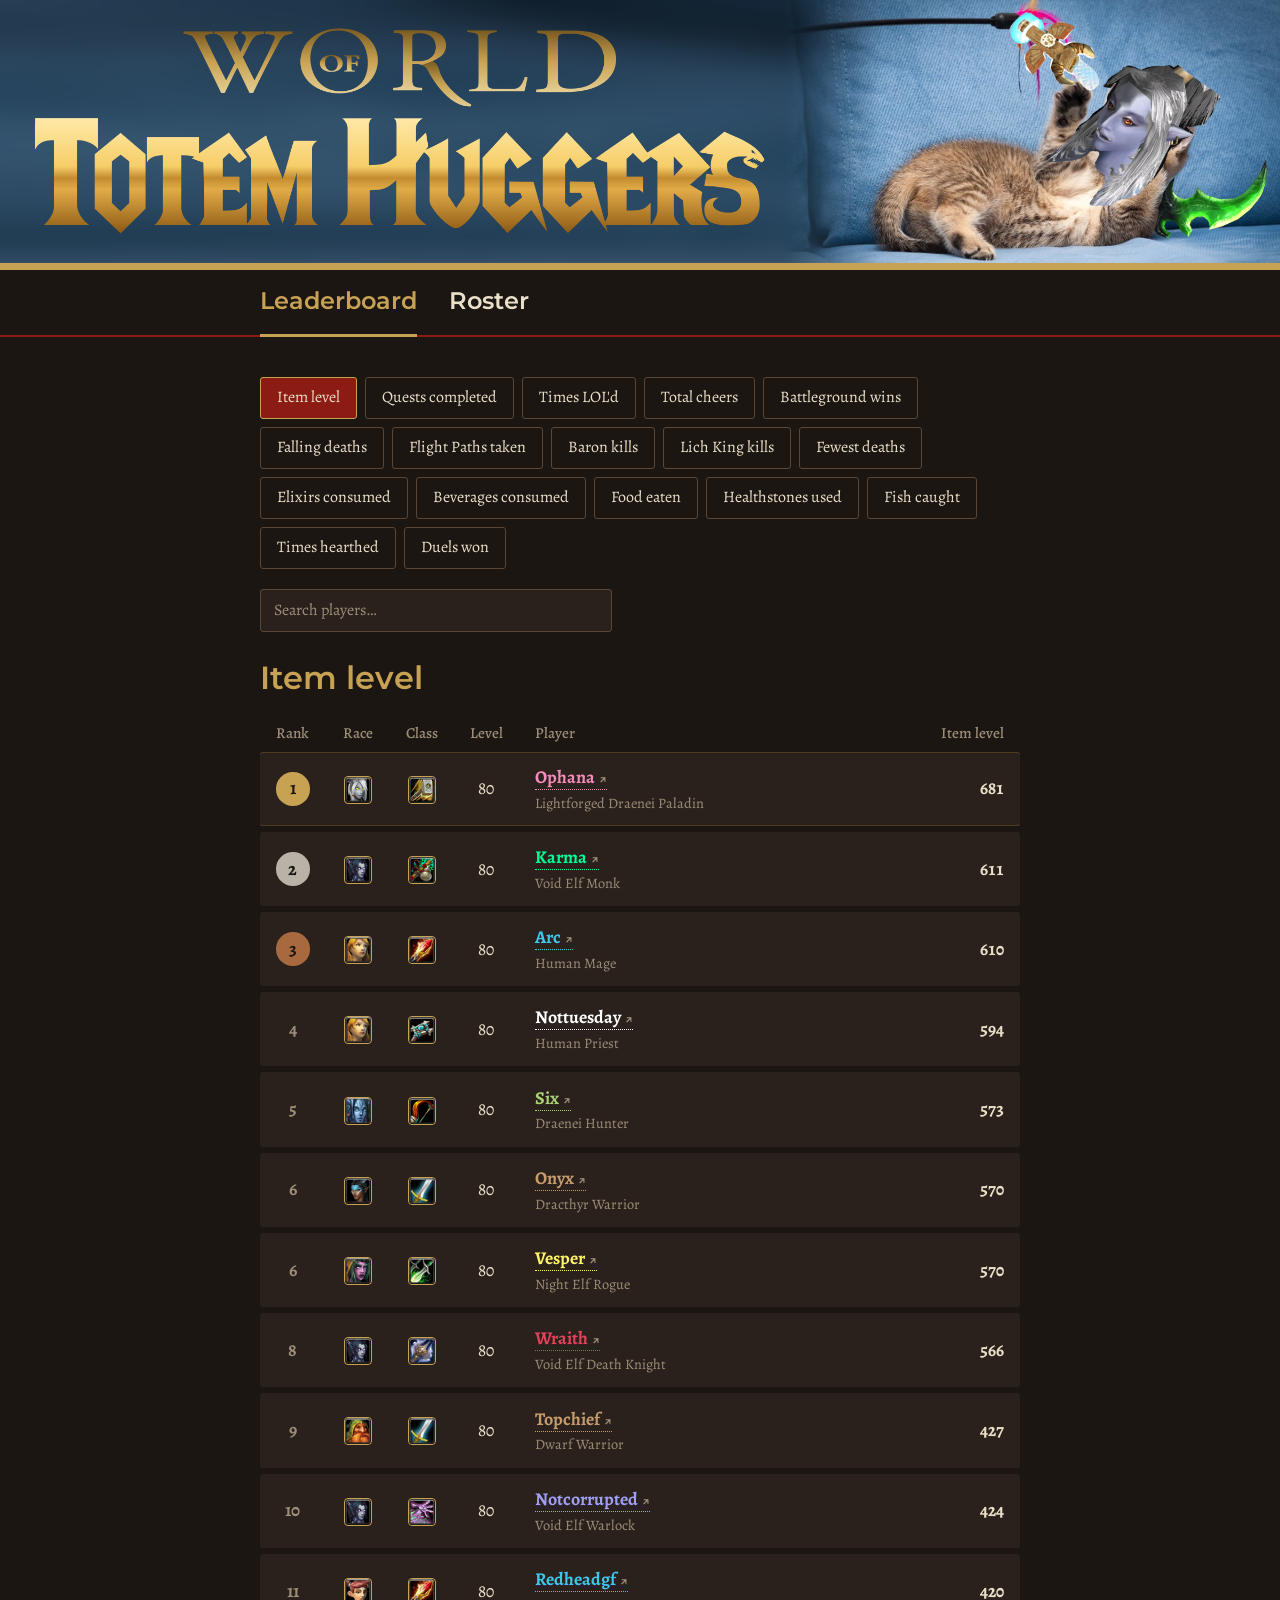
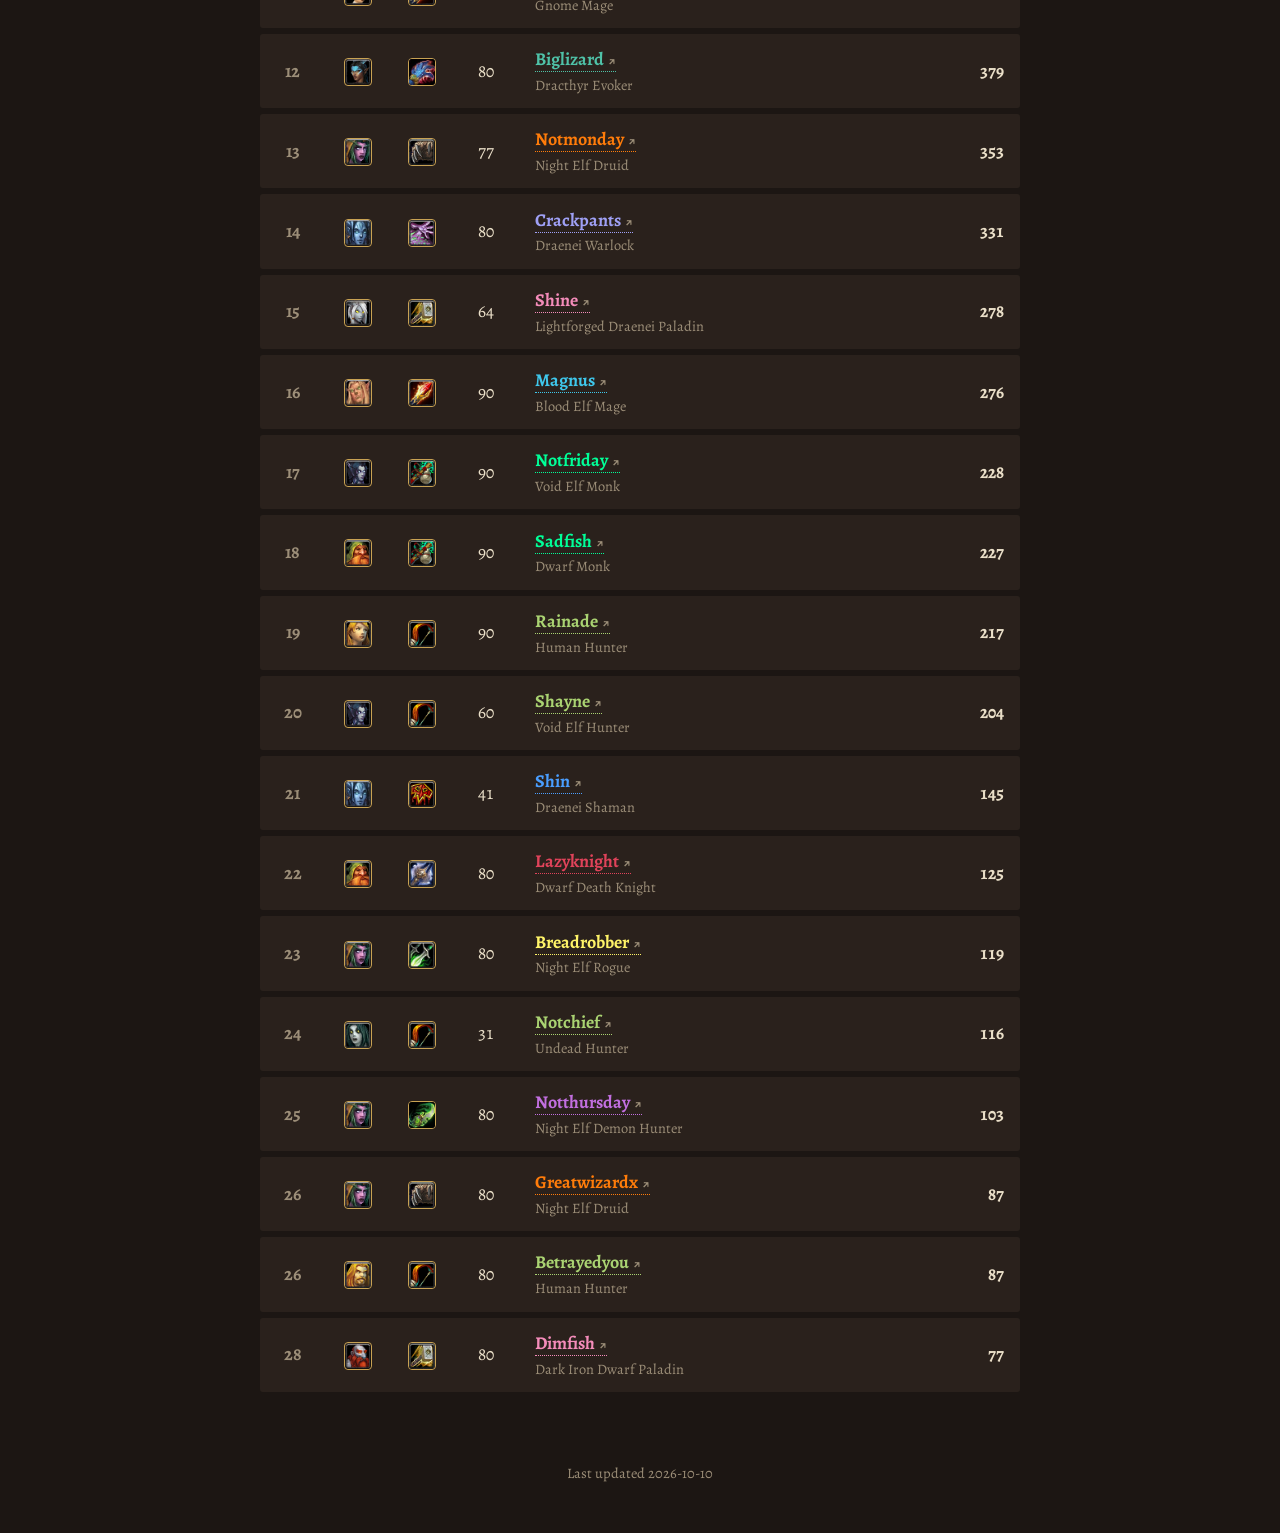
<file: index.html>
<!DOCTYPE html>
<html lang="en">
<head>
<meta charset="UTF-8">
<meta name="viewport" content="width=device-width, initial-scale=1">
<title>Totem Huggers — Leaderboard</title>
<meta name="robots" content="noindex">
<link rel="preconnect" href="https://fonts.googleapis.com">
<link rel="preconnect" href="https://fonts.gstatic.com" crossorigin>
<link href="https://fonts.googleapis.com/css2?family=Montserrat:ital,wght@0,100..900;1,100..900&family=Alegreya:wght@400;500;700&display=swap" rel="stylesheet">
<link rel="stylesheet" href="style.css">

</head>
<body>
  <header class="image-banner">
    <h1><a href="index.html"><img src="images/banner.png" alt="Totem Huggers"></a></h1>
  </header>

  <nav class="menu" aria-label="Main menu">
    <ul>
      <li><a href="index.html">Leaderboard</a></li>
      <li><a href="roster.html">Roster</a></li>
    </ul>
  </nav>

  <main>
    <div class="notice" id="notice" hidden>
      <strong>Sample data.</strong> These are made-up players so we can test the page. Real guild stats arrive after WoW: Forever launches on November 4.
    </div>

    <section id="leaderboard">
    <div class="tabs" id="tabs" role="group" aria-label="Choose a leaderboard"></div>
    <input type="search" id="board-search" class="search" placeholder="Search players…" aria-label="Search leaderboard players by name">
    <h2 id="board-title">Loading…</h2>
    <div class="table-wrap">
      <table>
        <thead><tr><th>Rank</th><th class="class-col">Race</th><th class="class-col">Class</th><th class="level-col">Level</th><th>Player</th><th id="value-heading"></th></tr></thead>
        <tbody id="rows"></tbody>
        <tfoot id="rows-no-match" hidden><tr><td colspan="6" class="no-match">No players match that name.</td></tr></tfoot>
      </table>
    </div>
    </section>

  </main>

  <footer id="updated"></footer>

<script src="app.js"></script>
</body>
</html>
</file>
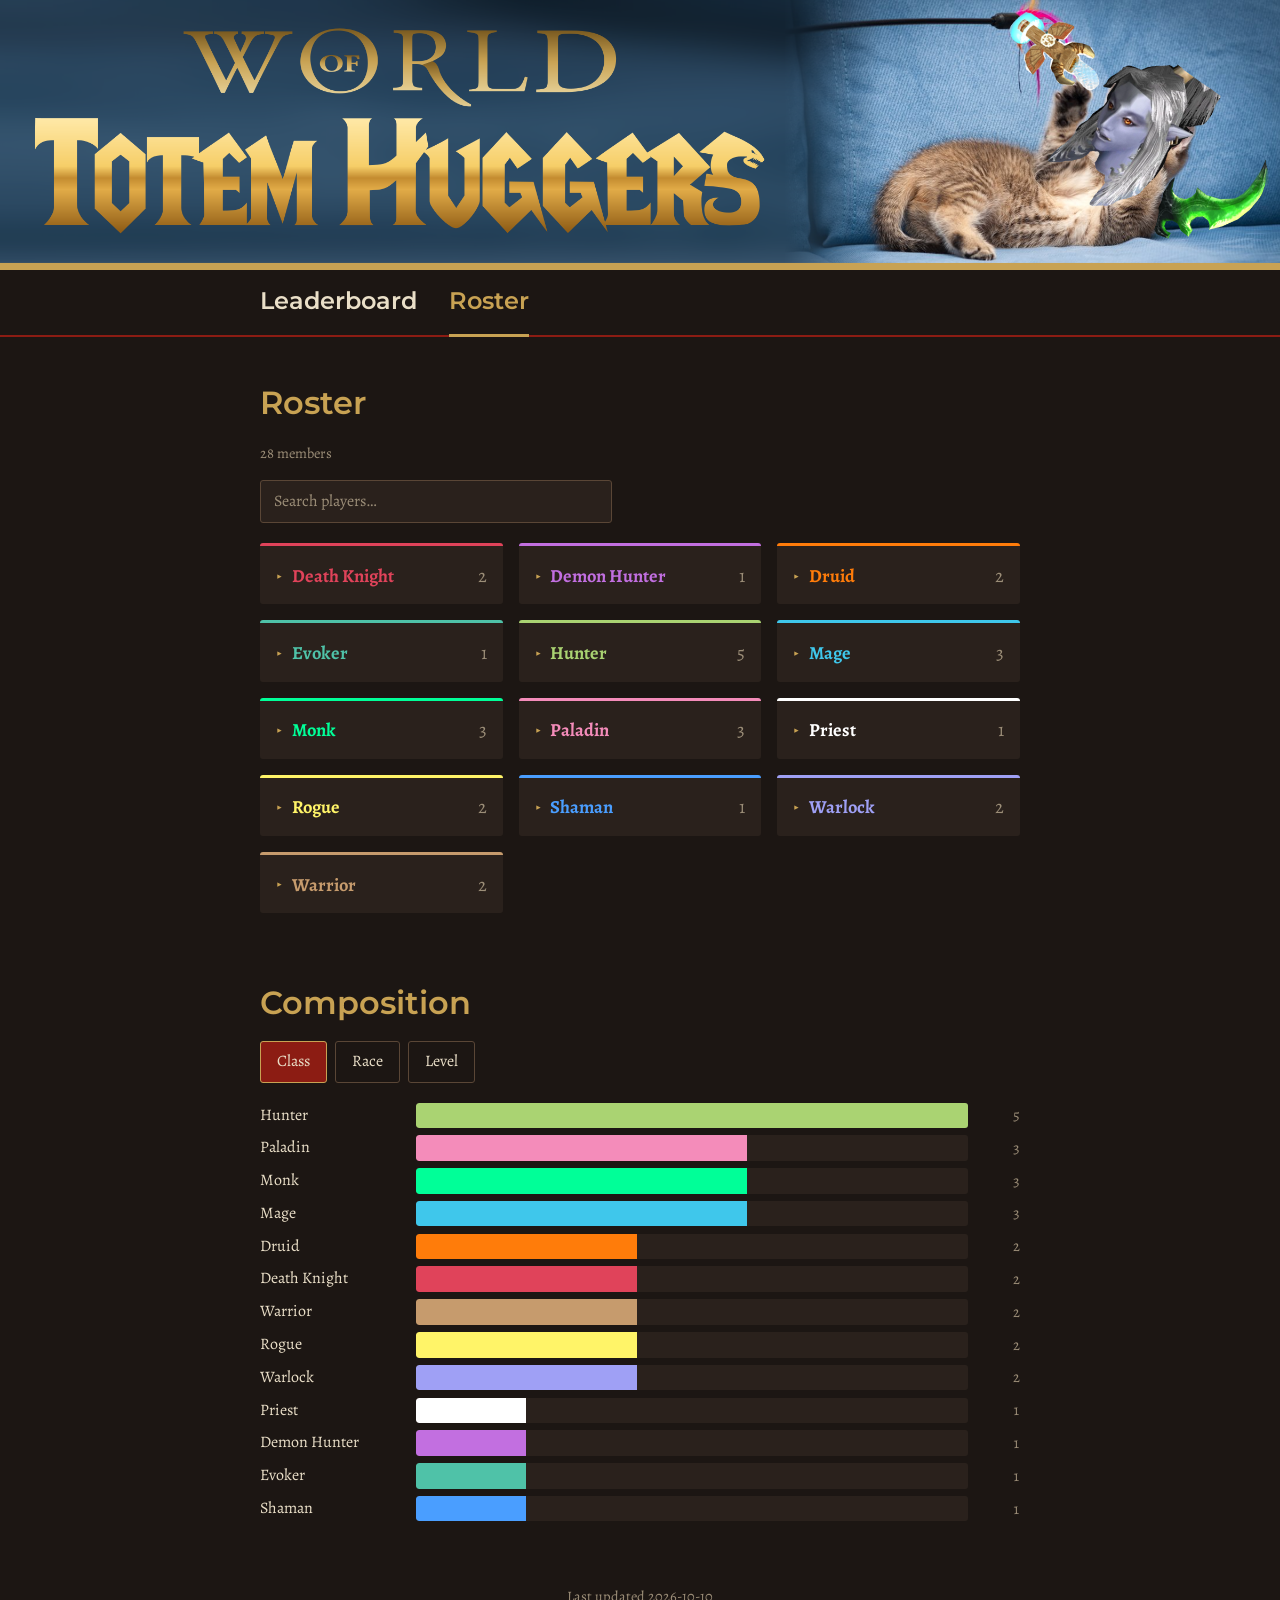
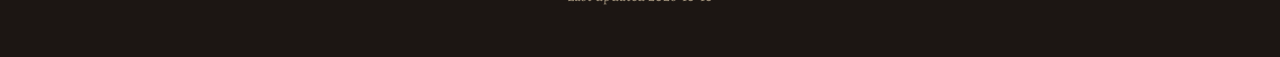
<file: roster.html>
<!DOCTYPE html>
<html lang="en">
<head>
<meta charset="UTF-8">
<meta name="viewport" content="width=device-width, initial-scale=1">
<title>Totem Huggers — Roster</title>
<meta name="robots" content="noindex">
<link rel="preconnect" href="https://fonts.googleapis.com">
<link rel="preconnect" href="https://fonts.gstatic.com" crossorigin>
<link href="https://fonts.googleapis.com/css2?family=Montserrat:ital,wght@0,100..900;1,100..900&family=Alegreya:wght@400;500;700&display=swap" rel="stylesheet">
<link rel="stylesheet" href="style.css">

</head>
<body>
  <header class="image-banner">
    <h1><a href="index.html"><img src="images/banner.png" alt="Totem Huggers"></a></h1>
  </header>

  <nav class="menu" aria-label="Main menu">
    <ul>
      <li><a href="index.html">Leaderboard</a></li>
      <li><a href="roster.html">Roster</a></li>
    </ul>
  </nav>

  <main>
    <div class="notice" id="notice" hidden>
      <strong>Sample data.</strong> These are made-up players so we can test the page. Real guild stats arrive after WoW: Forever launches on November 4.
    </div>

    <section id="roster">
      <h2>Roster</h2>
      <p id="roster-count" class="meta"></p>
      <input type="search" id="roster-search" class="search" placeholder="Search players…" aria-label="Search roster players by name">
      <p class="no-match" id="roster-no-match" hidden>No players match that name.</p>
      <div class="roster" id="roster-list"></div>
    </section>
    <section id="composition">
      <h2>Composition</h2>
      <div class="chart-tabs" id="chart-tabs" role="group" aria-label="Choose a breakdown"></div>
      <div class="bars" id="bars"></div>
    </section>
  </main>

  <footer id="updated"></footer>

<script src="app.js"></script>
</body>
</html>
</file>
<file: style.css>
:root {
    --iron: #1c1613;        /* charred wood background */
    --iron-raised: #2a211c; /* table rows */
    --blood: #8c1c13;       /* Horde banner red */
    --blood-deep: #5e120c;
    --bronze: #c8a253;      /* trim and highlights */
    --bone: #eadfc8;        /* main text */
    --ash: #9c8e78;         /* secondary text */
    --display: "Montserrat", "Palatino Linotype", Georgia, serif;
    --body: "Alegreya", Georgia, "Times New Roman", serif;
  }
  * { box-sizing: border-box; }
  body {
    margin: 0;
    background: var(--iron);
    color: var(--bone);
    font-family: var(--body);
    font-size: 1.125rem;
    line-height: 1.6;
  }

  /* Banner image */
  .image-banner { width: 100%; margin: 0; }
  .image-banner h1 { margin: 0; }
  .image-banner img {
    display: block;
    width: 100%;
    height: auto;
    border-bottom: 3px solid var(--bronze);
  }

  /* Menu bar: stays at the top of the screen while scrolling */
  .menu {
    position: sticky;
    top: 0;
    z-index: 10;
    background: var(--iron);
    border-bottom: 2px solid var(--blood);
  }
  .menu ul {
    list-style: none;
    margin: 0 auto;
    padding: 0;
    width: min(92%, 760px);
    display: flex;
    gap: 2rem;
  }
  .menu a {
    display: block;
    padding: 0.8rem 0;
    font-family: var(--display);
    font-weight: 600;
    font-size: 1.5rem;
    color: var(--bone);
    text-decoration: none;
    border-bottom: 3px solid transparent;
    margin-bottom: -2px;
  }
  .menu a:hover, .menu a.current { color: var(--bronze); border-bottom-color: var(--bronze); }
  a:focus-visible { outline: 3px solid var(--bronze); outline-offset: 2px; }

  section { margin-bottom: 4rem; }
  .image-banner a { display: block; }

  /* Roster, grouped by class */
  .roster { display: grid; grid-template-columns: repeat(auto-fill, minmax(220px, 1fr)); gap: 1rem; align-items: start; }
  .class-group { background: var(--iron-raised); border-top: 3px solid; border-radius: 3px; }
  .class-group h3 { margin: 0; font-size: 1.15rem; }

  /* The clickable class header with the arrow */
  .class-toggle {
    width: 100%;
    display: flex;
    align-items: center;
    gap: 0.6rem;
    padding: 0.9rem 1rem;
    background: none;
    border: none;
    font: inherit;
    font-weight: 700;
    color: inherit;
    text-align: left;
    cursor: pointer;
  }
  .class-toggle .count { margin-left: auto; color: var(--ash); font-weight: 400; }
  .class-toggle .arrow {
    color: var(--bronze);
    font-size: 0.8em;
    transition: transform 0.2s ease;
  }
  .class-toggle[aria-expanded="true"] .arrow { transform: rotate(90deg); }
  @media (prefers-reduced-motion: reduce) { .class-toggle .arrow { transition: none; } }

  .class-group ul { list-style: none; margin: 0; padding: 0 1rem 1rem; }
  .class-group li { display: flex; justify-content: space-between; gap: 0.5rem; padding: 0.2rem 0; font-size: 1rem; }
  .class-group li span { color: var(--ash); white-space: nowrap; }
  .class-group li a { font-weight: 700; text-decoration: none; border-bottom: 1px dotted currentColor; }
  .class-group li a:hover { border-bottom-style: solid; }

  main { width: min(92%, 760px); margin: 2.5rem auto 4rem; }

  .notice {
    border: 1px solid #4a3a2c;
    border-left: 4px solid var(--bronze);
    padding: 0.75rem 1rem;
    margin-bottom: 2rem;
    color: var(--ash);
    font-size: 1rem;
  }
  .notice strong { color: var(--bone); }

  /* Search boxes */
  .search {
    width: 100%;
    max-width: 22rem;
    font: inherit;
    font-size: 1rem;
    padding: 0.5rem 0.8rem;
    margin-bottom: 1.25rem;
    background: var(--iron-raised);
    color: var(--bone);
    border: 1px solid #5a4636;
    border-radius: 3px;
  }
  .search::placeholder { color: var(--ash); }
  .search:hover { border-color: var(--bronze); }
  .search:focus-visible { outline: 3px solid var(--bronze); outline-offset: 2px; }
  .no-match { color: var(--ash); font-size: 1rem; }

  /* Category switcher */
  .tabs { display: flex; flex-wrap: wrap; gap: 0.5rem; margin-bottom: 1.25rem; }
  .tabs button {
    font: inherit;
    font-size: 1rem;
    padding: 0.45rem 1rem;
    background: transparent;
    color: var(--bone);
    border: 1px solid #5a4636;
    border-radius: 3px;
    cursor: pointer;
  }
  .tabs button:hover { border-color: var(--bronze); }
  .tabs button[aria-pressed="true"] {
    background: var(--blood);
    border-color: var(--bronze);
  }
  button:focus-visible { outline: 3px solid var(--bronze); outline-offset: 2px; }

  h2 {
    font-family: var(--display);
    font-weight: 600;
    font-size: 2rem;
    margin: 0 0 0.75rem;
    color: var(--bronze);
  }

  .table-wrap { overflow-x: auto; }
  table { width: 100%; border-collapse: separate; border-spacing: 0 6px; }
  th {
    text-align: left;
    font-weight: 500;
    color: var(--ash);
    font-size: 0.95rem;
    padding: 0 1rem;
  }
  td { background: var(--iron-raised); padding: 0.7rem 1rem; }
  td:first-child { border-radius: 3px 0 0 3px; width: 4rem; }
  .class-col { width: 4rem; text-align: center; }
  .level-col { width: 3.5rem; text-align: center; font-variant-numeric: tabular-nums; }
  .class-icon {
    width: 28px;
    height: 28px;
    border-radius: 4px;
    border: 1px solid var(--bronze);
    vertical-align: middle;
  }
  td:last-child { border-radius: 0 3px 3px 0; text-align: right; font-weight: 700; font-variant-numeric: tabular-nums; }
  th:last-child { text-align: right; }

  .rank {
    display: inline-grid;
    place-items: center;
    width: 2.1rem; height: 2.1rem;
    font-weight: 700;
    color: var(--ash);
  }
  .top .rank { border-radius: 50%; color: var(--iron); }
  .r1 .rank { background: var(--bronze); }
  .r2 .rank { background: #b9b2a6; }
  .r3 .rank { background: #a8693f; }
  .r1 td { box-shadow: inset 0 1px 0 #4d3c22, inset 0 -1px 0 #4d3c22; }

  .player-cell { display: flex; align-items: center; gap: 0.65rem; }
  .avatar {
    width: 40px; height: 40px;
    border-radius: 4px;
    border: 1px solid #5a4636;
    flex-shrink: 0;
  }
  .player { font-weight: 700; }
  a.player { color: inherit; text-decoration: none; border-bottom: 1px dotted currentColor; }
  a.player:hover { border-bottom-style: solid; }
  .ext { font-size: 0.8em; color: var(--ash); margin-left: 0.3rem; }
  .meta { display: block; font-size: 0.9rem; color: var(--ash); font-weight: 400; }

  /* Composition bar charts */
  .chart-tabs { display: flex; flex-wrap: wrap; gap: 0.5rem; margin-bottom: 1.25rem; }
  .chart-tabs button {
    font: inherit; font-size: 1rem;
    padding: 0.45rem 1rem;
    background: transparent; color: var(--bone);
    border: 1px solid #5a4636; border-radius: 3px; cursor: pointer;
  }
  .chart-tabs button:hover { border-color: var(--bronze); }
  .chart-tabs button[aria-pressed="true"] { background: var(--blood); border-color: var(--bronze); }

  .bars { display: grid; gap: 0.45rem; }
  .bar-row { display: grid; grid-template-columns: 9rem 1fr 2.5rem; align-items: center; gap: 0.75rem; }
  .bar-label { font-size: 1rem; white-space: nowrap; overflow: hidden; text-overflow: ellipsis; }
  .bar-track { background: var(--iron-raised); border-radius: 3px; height: 1.6rem; overflow: hidden; }
  .bar-fill { display: block; height: 100%; border-radius: 3px 0 0 3px; min-width: 2px; }
  .bar-value { font-size: 0.95rem; color: var(--ash); text-align: right; font-variant-numeric: tabular-nums; }
  @media (max-width: 520px) {
    .bar-row { grid-template-columns: 6.5rem 1fr 2rem; gap: 0.5rem; }
    .bar-label { font-size: 0.9rem; }
  }

  footer { text-align: center; color: var(--ash); font-size: 0.9rem; padding-bottom: 3rem; }

  @media (max-width: 520px) {
    td, th { padding-left: 0.6rem; padding-right: 0.6rem; }
    .menu ul { gap: 1.25rem; }
  }
</file>
